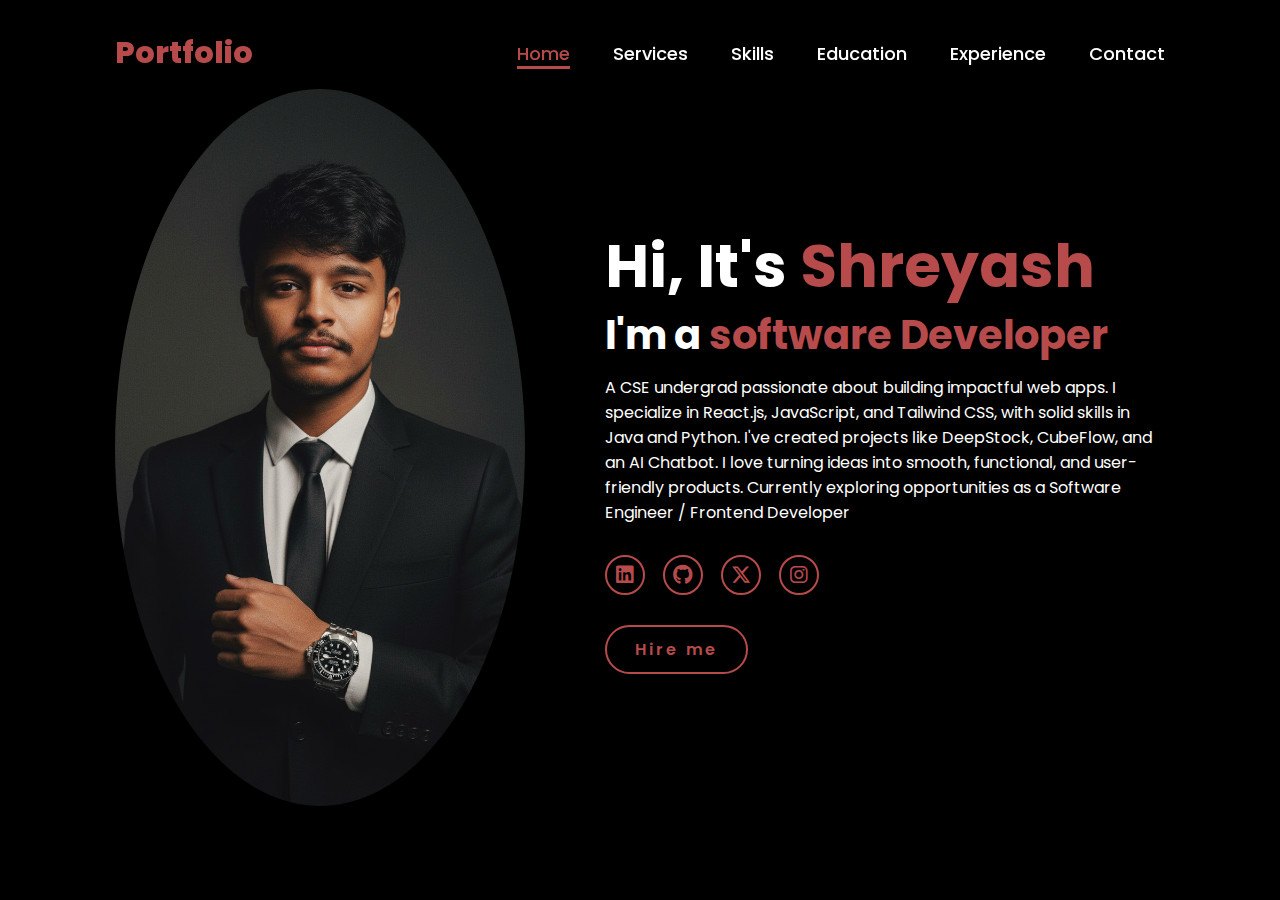
<file: index.html>
<!DOCTYPE html>
<html lang="en">
    
<head>
    <meta charset="UTF-8">
    <meta name="viewport" content="width=device-width, initial-scale=1.0">
    <link rel="stylesheet" href="https://cdnjs.cloudflare.com/ajax/libs/font-awesome/6.5.2/css/all.min.css">
    <link rel="stylesheet" href="style.css">
    <title>Portfolio Website</title>
</head>
<body>
    <header>
        <a href="#" class="logo">Portfolio</a>

        <nav>
            <a href="#" class="active"> Home</a>
            <a href="#" >Services</a>
            <a href="#" >Skills</a>
            <a href="#" >Education</a>
            <a href="#" >Experience</a>
            <a href="#" >Contact</a>
        </nav>
    </header>
    <section class="home">
        <div class="home-img">
            <img src="my photo.jpg" alt="My profile photo">
        </div>
        <div class="home-content">
            <h1>Hi, It's <span>Shreyash</span></h1>
            <h3 class="typing-text">I'm a <span></span></h3>
            <p> A CSE undergrad passionate about building impactful web apps.
                I specialize in React.js, JavaScript, and Tailwind CSS, with solid skills in Java and Python.
                I've created projects like DeepStock, CubeFlow, and an AI Chatbot.
                I love turning ideas into smooth, functional, and user-friendly products.
                Currently exploring opportunities as a Software Engineer / Frontend Developer </p>
            <div class="social-icons">
                <a href="https://www.linkedin.com/in/shreyash-nimbargi/"><i class="fa-brands fa-linkedin"></i></a>
                <a href="https://github.com/shreyash-nimbargi"><i class="fa-brands fa-github"></i></a>
                <a href="#"><i class="fa-brands fa-x-twitter"></i></a>
                <a href="#"><i class="fa-brands fa-instagram"></i></a>
            </div>
<a href="https://www.linkedin.com/in/shreyash-nimbargi/" class="btn" target="_blank">Hire me</a>
        </div>
    </section>
</body>
</html>
</file>
<file: style.css>
@import url('https://fonts.googleapis.com/css2?family=Poppins:wght@100;200;300;400;500;600&display=swap');

*{
    margin: 0;
    padding: 0;
    box-sizing: border-box;
    text-decoration: none;
    border: none;
    outline: none;
    font-family: 'Poppins', sans-serif;
}

html{
    font-size: 62.5%;
}

body{
    width: 100%;
    height: 100vh;
    overflow-x: hidden;
    background-color: black;
    color: white;
}

header{
    margin-top: 20px;
    position: fixed;
    top: 0;
    left: 0;
    width: 100%;
    padding: 1rem 9%;
    background-color: transparent;
    filter: drop-shadow(10px);
    display: flex;
    justify-content: space-between;
    align-items: center;
    z-index: 100;
}

.logo{
    font-size: 3rem;
    color: #b74b4b;
    font-weight: 800;
    cursor: pointer;
    transition: 0.5s ease;
}

.logo:hover{
    transform: scale(1.1);
}

nav a{
    font-size: 1.8rem;
    color: white;
    margin-left: 4rem;
    font-weight: 500;
    transition: 0.3s ease;
    border-bottom: 3px solid transparent;
}

nav a:hover,
nav a.active{
    color: #b74b4b;
    border-bottom: 3px solid #b74b4b;
}

@media(max-width:995px){
    nav{
        position: absolute;
        display: none;
        top: 0;
        right: 0;
        width: 40%;
        border-left: 3px solid #b74b4b;
        border-bottom: 3px solid #b74b4b;
        border-bottom-left-radius: 2rem;
        padding: 1rem solid;
        background-color: #161616;
        border-top: 0.1rem solid rgba(0,0,0,0.1);
    }

    nav.active{
        display: block;
    }

    nav a{
        display: block;
        font-size: 2rem;
        margin: 3rem 0;
    }

    nav a:hover,
    nav a.active{
        padding: 1rem;
        border-radius: 0.5rem;
        border-bottom: 0.5rem solid #b74b4b;
    }
}

section{
    min-height: 100vh;
    padding: 5rem 9% 5rem;
}

.home{
    display: flex;
    justify-content: center;
    align-items: center;
    gap: 8rem;
    background-color: black;
}

.home .home-content h1{
    font-size: 6rem;
    font-weight: 700;
    line-height: 1.3;
}

span{
    color: #b74b4b;
}

.home-content h3{
    font-size: 4rem;
    margin-bottom: 1rem;
    font-weight: 700;
}

.home-content p{
    font-size: 1.6rem;
}

.home-img{
    border-radius: 50%;
}

.home-img img{
    position: relative;
    width: 32vw;
    border-radius: 50%;
    box-shadow: 0 0 25px solid #b74b4b;
    cursor: pointer;
    transition: 0.2s linear;
}

.home-img img:hover{
    font-size: 1.8rem;
    font-weight: 500;
}

.social-icons a{
    display: inline-flex;
    justify-content: center;
    align-items: center;
    width: 4rem;
    height: 4rem;
    background-color: transparent;
    border: 0.2rem solid #b74b4b;
    font-size: 2rem;
    border-radius: 50%;
    margin: 3rem 1.5rem 3rem 0;
    transition: 0.3s ease;
    color: #b74b4b;
}

.social-icons a:hover{
    color: black;
    transform: scale(1.3) translateY(-5px);
    background-color: #b74b4b;
    box-shadow: 0  0 25px #b74b4b;
}

.btn{
    display: inline-block;
    padding: 1rem 2.8rem;
    background-color: black;
    border-radius: 4rem;
    font-size: 1.6rem;
    color: #b74b4b;
    letter-spacing: 0.3rem;
    font-weight: 600;
    border: 2px solid #b74b4b;
    transition: 0.3s ease;
    cursor: pointer;
}

.btn:hover{
    transform: scale3d(1.03);
    background-color: #b74b4b;
    color: black;
    box-shadow: 0 0 25px #b74b4b;
}

.typing-text{
    font-size: 34px;
    font-weight: 600;
    min-width: 280px;
}

.typing-text span{
    position: relative;
}

.typing-text span::before{
    content: "software Developer";
    color: #b74b4b;
    animation: words 20s infinite;
}

.typing-text span::after{
    content: "";
    background-color: black;
    position: absolute;
    width: calc(100% + 8px);
    height: 100%;
    border-left: 3px solid black;
    right: -8;
    animation: cursor 0.6s infinite;
}

@keyframes cursor{
    to{
        border-left: 3px solid #b74b4b;
    }
}

@keyframes words{
    0%, 20%{
        content: "Web Developer";
    }
    21%, 40%{
        content: "Developer";
    }
    41%, 60%{
        content: "Web Designer";
    }
    61%, 80%{
        content: "Youtuber";
    }
    81%, 100%{
        content: "Script Writer";
    }
}

@media (max-width: 1000px){
    .home{
        gap: 4rem;
    }
}

@media(max-width:995px){
    .home{
        flex-direction: column;
        margin: 5rem 4rem;
    }

    .home .home-content h3{
        font-size: 2.5rem;
    }

    .home-content h1{
        font-size: 5rem;
    }

    .home-img img{
        width: 70vw;
        margin-top: 4rem;
    }
}
</file>
